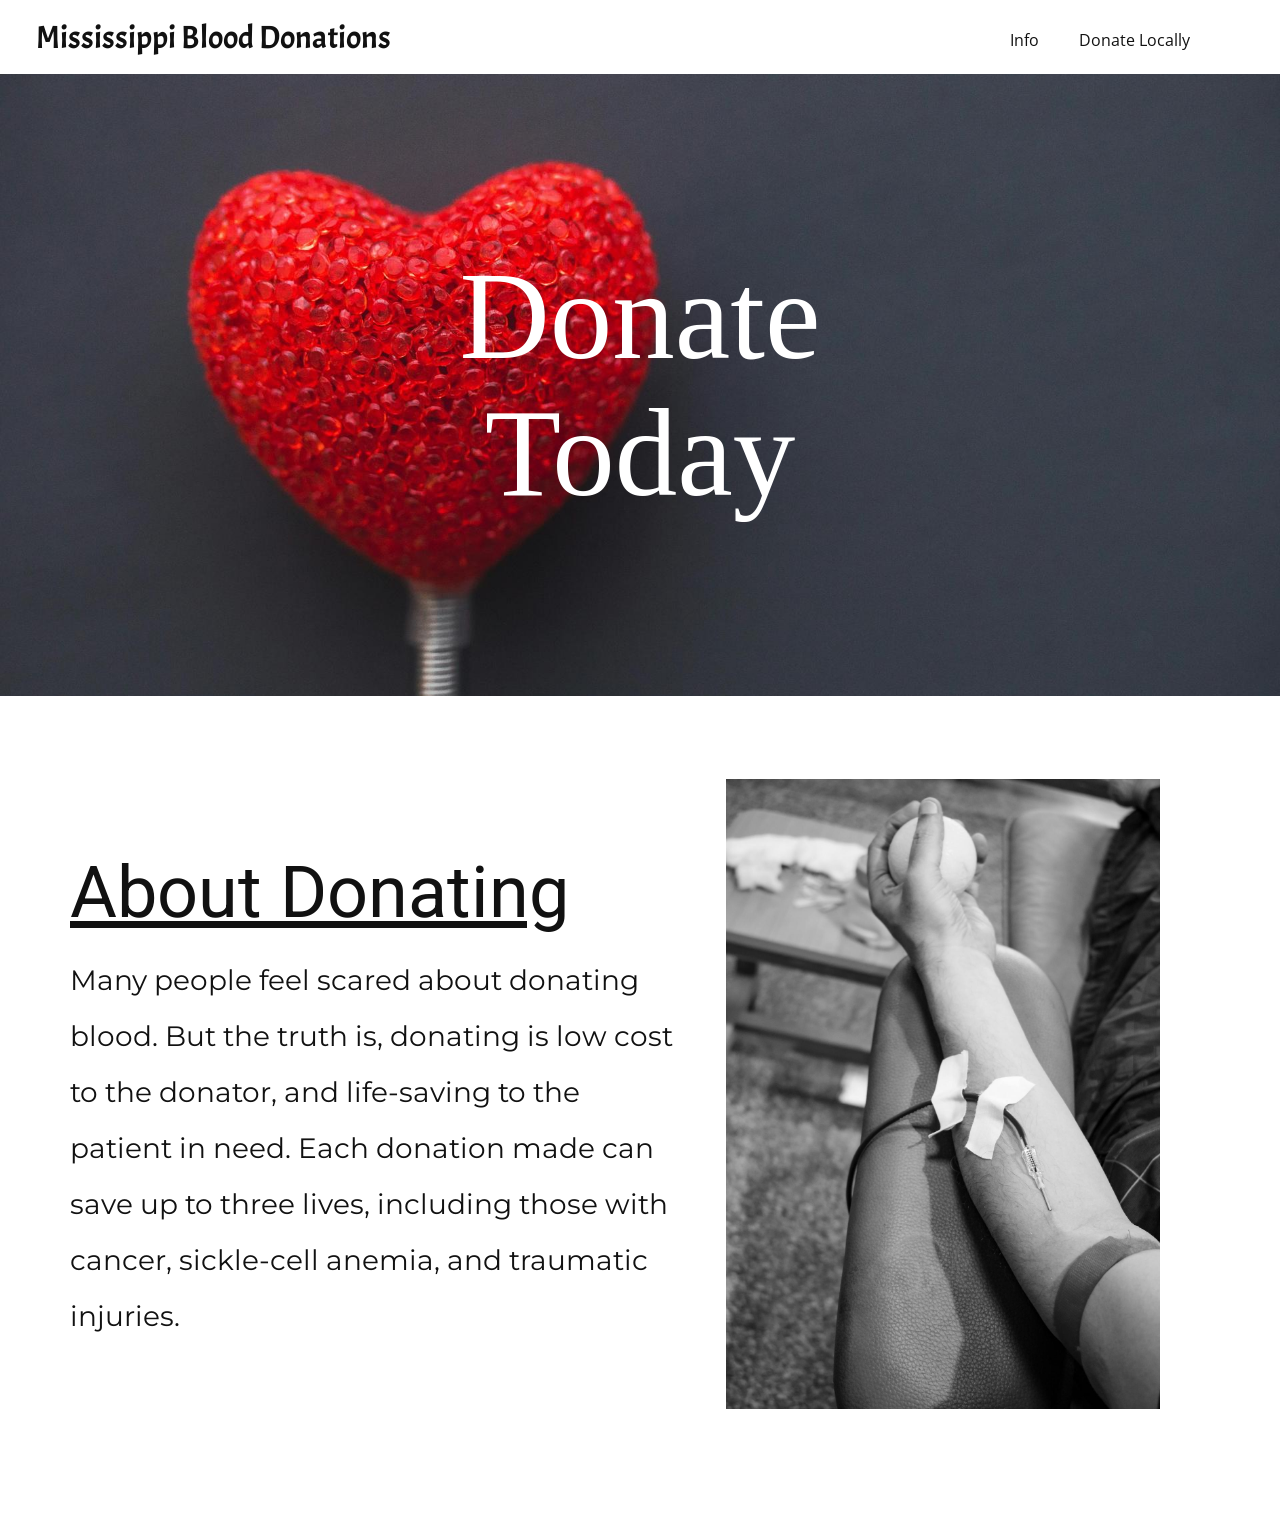
<file: index.html>
<!DOCTYPE html>
<html style="font-size: 16px;" lang="en"><head>
    <meta name="viewport" content="width=device-width, initial-scale=1.0">
    <meta charset="utf-8">
    <meta name="keywords" content="DonateToday​, About Donating​">
    <meta name="description" content="">
    <title>Home</title>
    <link rel="stylesheet" href="nicepage.css" media="screen">
<link rel="stylesheet" href="index.css" media="screen">
    <script class="u-script" type="text/javascript" src="jquery.js" defer=""></script>
    <script class="u-script" type="text/javascript" src="nicepage.js" defer=""></script>
    <meta name="generator" content="Nicepage 8.4.0, nicepage.com">
    
    
    
    
    <link id="u-page-google-font" rel="stylesheet" href="https://fonts.googleapis.com/css2?display=swap&amp;family=Roboto:ital,wght@0,100;0,200;0,300;0,400;0,500;0,600;0,700;0,800;0,900;1,100;1,200;1,300;1,400;1,500;1,600;1,700;1,800;1,900&amp;family=Open+Sans:ital,wght@0,300;0,400;0,500;0,600;0,700;0,800;1,300;1,400;1,500;1,600;1,700;1,800&amp;family=Montserrat:ital,wght@0,100;0,200;0,300;0,400;0,500;0,600;0,700;0,800;0,900;1,100;1,200;1,300;1,400;1,500;1,600;1,700;1,800;1,900&amp;family=Acme:wght@400">
    <script type="application/ld+json">{
		"@context": "http://schema.org",
		"@type": "Organization",
		"name": ""
}</script>
    <meta name="theme-color" content="#478ac9">
    <meta property="og:title" content="Home">
    <meta property="og:type" content="website">
  <meta data-intl-tel-input-cdn-path="intlTelInput/"></head>
  <body data-home-page="Home.html" data-home-page-title="Home" data-path-to-root="./" data-include-products="false" class="u-body u-clearfix u-xl-mode" data-lang="en"><header class="u-clearfix u-header u-header" id="header"><div class="u-clearfix u-sheet u-valign-middle-lg u-valign-middle-md u-valign-middle-sm u-valign-middle-xs u-sheet-1">
        <p class="u-custom-font u-text u-text-1">Mississippi Blood Donations </p>
        <nav class="u-menu u-menu-one-level u-offcanvas u-menu-1" role="navigation" aria-label="Menu navigation">
          <div class="menu-collapse" style="font-size: 1rem; letter-spacing: 0px;">
            <a class="u-button-style u-custom-left-right-menu-spacing u-custom-padding-bottom u-custom-top-bottom-menu-spacing u-hamburger-link u-nav-link u-text-active-palette-1-base u-text-hover-palette-2-base" href="#" tabindex="-1" aria-label="Open menu" aria-controls="ec0d">
              <svg class="u-svg-link" viewBox="0 0 24 24"><use xlink:href="#menu-hamburger"></use></svg>
              <svg class="u-svg-content" version="1.1" id="menu-hamburger" viewBox="0 0 16 16" x="0px" y="0px" xmlns:xlink="http://www.w3.org/1999/xlink" xmlns="http://www.w3.org/2000/svg"><g><rect y="1" width="16" height="2"></rect><rect y="7" width="16" height="2"></rect><rect y="13" width="16" height="2"></rect>
</g></svg>
            </a>
          </div>
          <div class="u-custom-menu u-nav-container">
            <ul class="u-nav u-unstyled u-nav-1" role="menubar"><li role="none" class="u-nav-item"><a role="menuitem" class="u-button-style u-nav-link u-text-active-palette-1-base u-text-hover-palette-2-base u-nav-link-2" href="About.html">Info</a>
</li><li role="none" class="u-nav-item"><a role="menuitem" class="u-button-style u-nav-link u-text-active-palette-1-base u-text-hover-palette-2-base u-nav-link-2" href="Contact.html">Donate Locally</a>
</li></ul>
          </div>
          <div class="u-custom-menu u-nav-container-collapse" id="ec0d" role="region" aria-label="Menu panel">
            <div class="u-black u-container-style u-inner-container-layout u-opacity u-opacity-95 u-sidenav">
              <div class="u-inner-container-layout u-sidenav-overflow">
                <div class="u-menu-close" tabindex="-1" aria-label="Close menu"></div>
                <ul class="u-align-center u-nav u-popupmenu-items u-unstyled u-nav-2" role="menubar"><li role="none" class="u-nav-item"><a role="menuitem" class="u-button-style u-nav-link" href="About.html">Info</a>
</li><li role="none" class="u-nav-item"><a role="menuitem" class="u-button-style u-nav-link" href="Contact.html">Donate Locally</a>
</li></ul>
              </div>
            </div>
            <div class="u-black u-menu-overlay u-opacity u-opacity-70"></div>
          </div>
        </nav>
      </div></header>
    <section class="u-clearfix u-image u-section-1" id="block-1" data-image-width="5472" data-image-height="3648">
      <div class="u-clearfix u-sheet u-valign-middle-xl u-sheet-1">
        <h1 class="u-align-center u-custom-font u-font-georgia u-text u-text-body-alt-color u-text-default u-title u-text-1">Donate<br>Today 
        </h1>
      </div>
    </section>
    <section class="u-align-left u-clearfix u-container-align-left u-section-2" id="block-2">
      <div class="u-clearfix u-sheet u-sheet-1">
        <h2 class="u-text u-text-default u-text-1">About Donating </h2>
        <p class="u-custom-font u-font-montserrat u-text u-text-2">Many people feel scared about donating blood. But the truth is, donating is low cost to the donator, and life-saving to the patient in need.​ Each donation made can save up to three lives, including those with cancer, sickle-cell anemia, and traumatic injuries.</p>
        <img class="u-image u-image-default u-image-1" src="images/blood.jpg" alt="" data-image-width="4000" data-image-height="6000">
      </div>
    
  
</body></html>
</file>
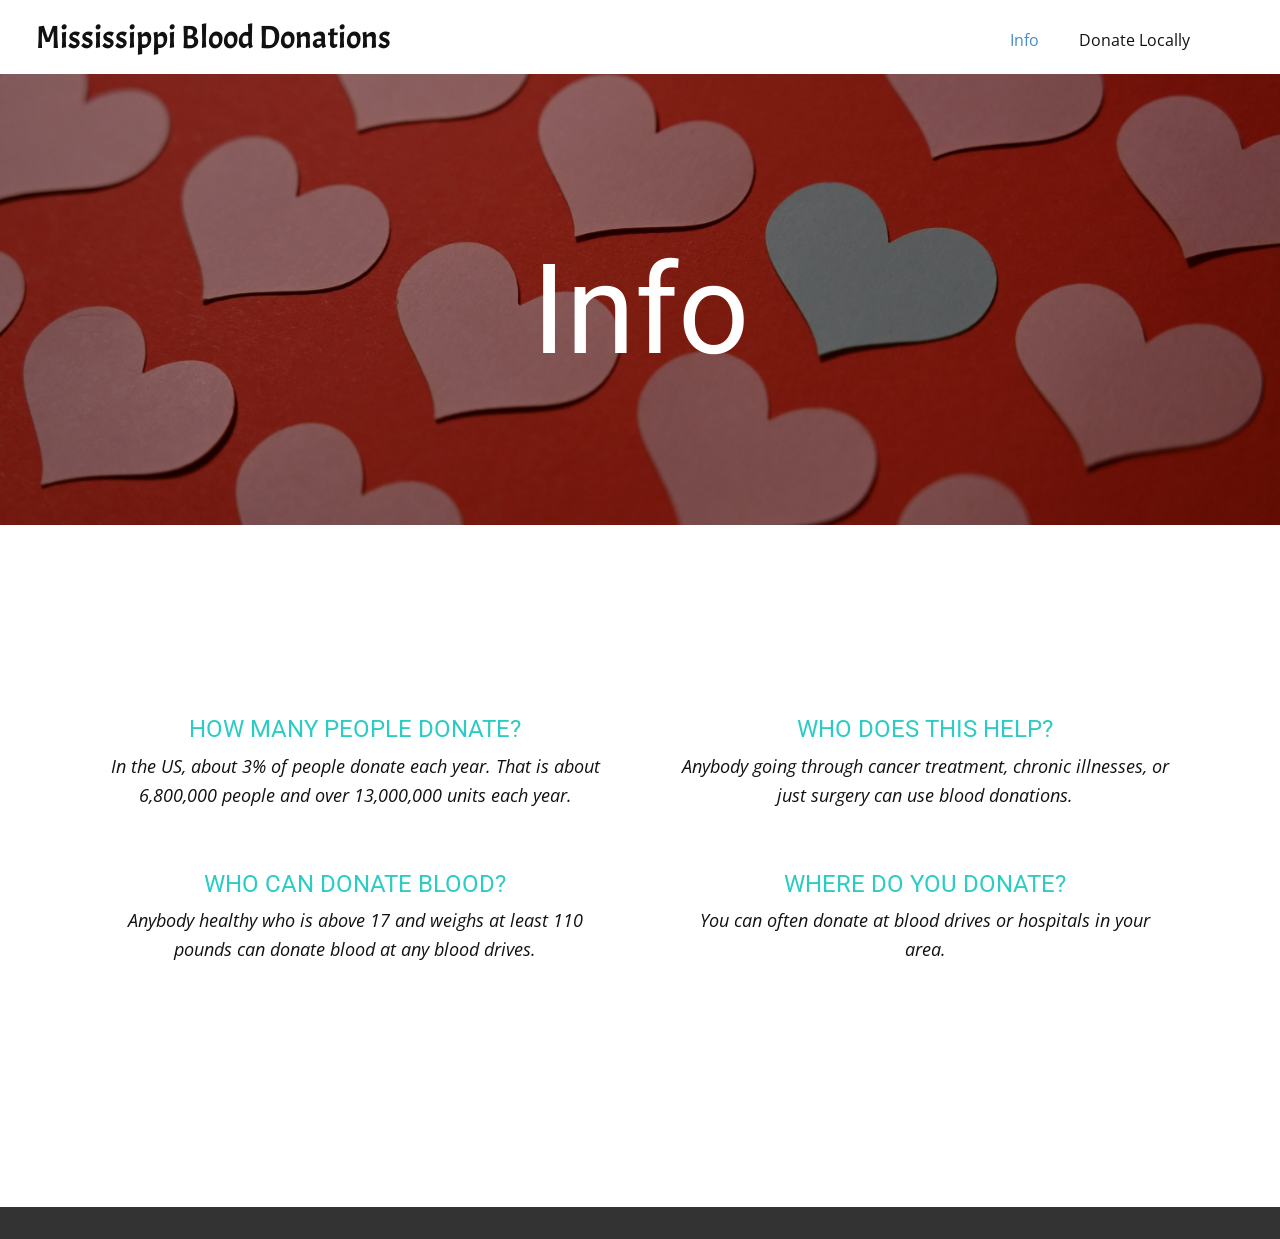
<file: About.html>
<!DOCTYPE html>
<html style="font-size: 16px;" lang="en"><head>
    <meta name="viewport" content="width=device-width, initial-scale=1.0">
    <meta charset="utf-8">
    <meta name="keywords" content="Info​">
    <meta name="description" content="">
    <title>Information</title>
    <link rel="stylesheet" href="nicepage.css" media="screen">
<link rel="stylesheet" href="About.css" media="screen">
    <script class="u-script" type="text/javascript" src="jquery.js" defer=""></script>
    <script class="u-script" type="text/javascript" src="nicepage.js" defer=""></script>
    <meta name="generator" content="Nicepage 8.4.0, nicepage.com">
    
    
    
    
    <link id="u-page-google-font" rel="stylesheet" href="https://fonts.googleapis.com/css2?display=swap&amp;family=Roboto:ital,wght@0,100;0,200;0,300;0,400;0,500;0,600;0,700;0,800;0,900;1,100;1,200;1,300;1,400;1,500;1,600;1,700;1,800;1,900&amp;family=Open+Sans:ital,wght@0,300;0,400;0,500;0,600;0,700;0,800;1,300;1,400;1,500;1,600;1,700;1,800&amp;family=Acme:wght@400">
    <script type="application/ld+json">{
		"@context": "http://schema.org",
		"@type": "Organization",
		"name": ""
}</script>
    <meta name="theme-color" content="#478ac9">
    <meta property="og:title" content="About">
    <meta property="og:type" content="website">
  <meta data-intl-tel-input-cdn-path="intlTelInput/"></head>
  <body data-path-to-root="./" data-include-products="false" class="u-body u-clearfix u-xl-mode" data-lang="en"><header class="u-clearfix u-header u-header" id="header"><div class="u-clearfix u-sheet u-valign-middle-lg u-valign-middle-md u-valign-middle-sm u-valign-middle-xs u-sheet-1">
        <p class="u-custom-font u-text u-text-1">Mississippi Blood Donations </p>
        <nav class="u-menu u-menu-one-level u-offcanvas u-menu-1" role="navigation" aria-label="Menu navigation">
          <div class="menu-collapse" style="font-size: 1rem; letter-spacing: 0px;">
            <a class="u-button-style u-custom-left-right-menu-spacing u-custom-padding-bottom u-custom-top-bottom-menu-spacing u-hamburger-link u-nav-link u-text-active-palette-1-base u-text-hover-palette-2-base" href="#" tabindex="-1" aria-label="Open menu" aria-controls="ec0d">
              <svg class="u-svg-link" viewBox="0 0 24 24"><use xlink:href="#menu-hamburger"></use></svg>
              <svg class="u-svg-content" version="1.1" id="menu-hamburger" viewBox="0 0 16 16" x="0px" y="0px" xmlns:xlink="http://www.w3.org/1999/xlink" xmlns="http://www.w3.org/2000/svg"><g><rect y="1" width="16" height="2"></rect><rect y="7" width="16" height="2"></rect><rect y="13" width="16" height="2"></rect>
</g></svg>
            </a>
          </div>
          <div class="u-custom-menu u-nav-container">
            <ul class="u-nav u-unstyled u-nav-1" role="menubar"><li role="none" class="u-nav-item"><a role="menuitem" class="u-button-style u-nav-link u-text-active-palette-1-base u-text-hover-palette-2-base u-nav-link-2" href="About.html">Info</a>
</li><li role="none" class="u-nav-item"><a role="menuitem" class="u-button-style u-nav-link u-text-active-palette-1-base u-text-hover-palette-2-base u-nav-link-2" href="Contact.html">Donate Locally</a>
</li></ul>
          </div>
          <div class="u-custom-menu u-nav-container-collapse" id="ec0d" role="region" aria-label="Menu panel">
            <div class="u-black u-container-style u-inner-container-layout u-opacity u-opacity-95 u-sidenav">
              <div class="u-inner-container-layout u-sidenav-overflow">
                <div class="u-menu-close" tabindex="-1" aria-label="Close menu"></div>
                <ul class="u-align-center u-nav u-popupmenu-items u-unstyled u-nav-2" role="menubar"><li role="none" class="u-nav-item"><a role="menuitem" class="u-button-style u-nav-link" href="About.html">Info</a>
</li><li role="none" class="u-nav-item"><a role="menuitem" class="u-button-style u-nav-link" href="Contact.html">Donate Locally</a>
</li></ul>
              </div>
            </div>
            <div class="u-black u-menu-overlay u-opacity u-opacity-70"></div>
          </div>
        </nav>
      </div></header>
    <section class="u-align-center u-clearfix u-container-align-center u-image u-shading u-section-1" id="block-3" data-image-width="3024" data-image-height="2016">
      <div class="u-clearfix u-sheet u-valign-middle-lg u-valign-middle-md u-valign-middle-sm u-valign-middle-xs u-sheet-1">
        <h1 class="u-align-center u-text u-text-default u-title u-text-1">Info </h1>
      </div>
    </section>
    <section class="u-clearfix u-container-align-center u-section-2" id="block-4">
      <div class="u-clearfix u-sheet u-valign-middle-lg u-valign-middle-md u-valign-middle-sm u-valign-middle-xs u-sheet-1">
        <div class="data-layout-selected u-clearfix u-expanded-width u-layout-wrap u-layout-wrap-1">
          <div class="u-layout">
            <div class="u-layout-row">
              <div class="u-container-align-center u-container-style u-layout-cell u-shape-rectangle u-size-30 u-layout-cell-1">
                <div class="u-container-layout u-valign-top u-container-layout-1">
                  <div class="u-expanded-width u-list u-list-1">
                    <div class="u-repeater u-repeater-1">
                      <div class="u-container-align-center u-container-style u-list-item u-repeater-item">
                        <div class="u-container-layout u-similar-container u-valign-top-lg u-valign-top-md u-valign-top-sm u-valign-top-xs u-container-layout-2">
                          <h4 class="u-align-center u-text u-text-default u-text-palette-4-base u-text-1">How many people donate? </h4>
                          <p class="u-align-center u-text u-text-default u-text-2">In the US, about 3% of people donate each year. That is about 6,800,000 people and over 13,000,000 units each year. </p>
                        </div>
                      </div>
                      <div class="u-container-align-center u-container-style u-list-item u-repeater-item">
                        <div class="u-container-layout u-similar-container u-valign-top-lg u-valign-top-md u-valign-top-sm u-valign-top-xs u-container-layout-3">
                          <h4 class="u-align-center u-text u-text-default u-text-palette-4-base u-text-3">Who can Donate blood? </h4>
                          <p class="u-align-center u-text u-text-default u-text-4">Anybody healthy who is above 17 and weighs at least 110 pounds can donate blood at any blood drives. </p>
                        </div>
                      </div>
                    </div>
                  </div>
                </div>
              </div>
              <div class="u-container-align-center u-container-style u-layout-cell u-size-30 u-layout-cell-2">
                <div class="u-container-layout u-valign-top u-container-layout-4">
                  <div class="u-expanded-width u-list u-list-2">
                    <div class="u-repeater u-repeater-2">
                      <div class="u-container-align-center u-container-style u-list-item u-repeater-item">
                        <div class="u-container-layout u-similar-container u-valign-top-lg u-valign-top-md u-valign-top-sm u-valign-top-xs u-container-layout-5">
                          <h4 class="u-align-center u-text u-text-default u-text-palette-4-base u-text-5">Who does this help? </h4>
                          <p class="u-align-center u-text u-text-default u-text-6">Anybody going through cancer treatment, chronic illnesses, or just surgery can use blood donations. </p>
                        </div>
                      </div>
                      <div class="u-container-align-center u-container-style u-list-item u-repeater-item">
                        <div class="u-container-layout u-similar-container u-valign-top-lg u-valign-top-md u-valign-top-sm u-valign-top-xs u-container-layout-6">
                          <h4 class="u-align-center u-text u-text-default u-text-palette-4-base u-text-7">Where do you donate? </h4>
                          <p class="u-align-center u-text u-text-default u-text-8">You can often donate at blood drives or hospitals in your area.</p>
                        </div>
                      </div>
                    </div>
                  </div>
                </div>
              </div>
            </div>
          </div>
        </div>
      </div>
    </section>
    
    
    
    
    <section class="u-backlink u-clearfix u-grey-80"></section>
  
</body></html>
</file>
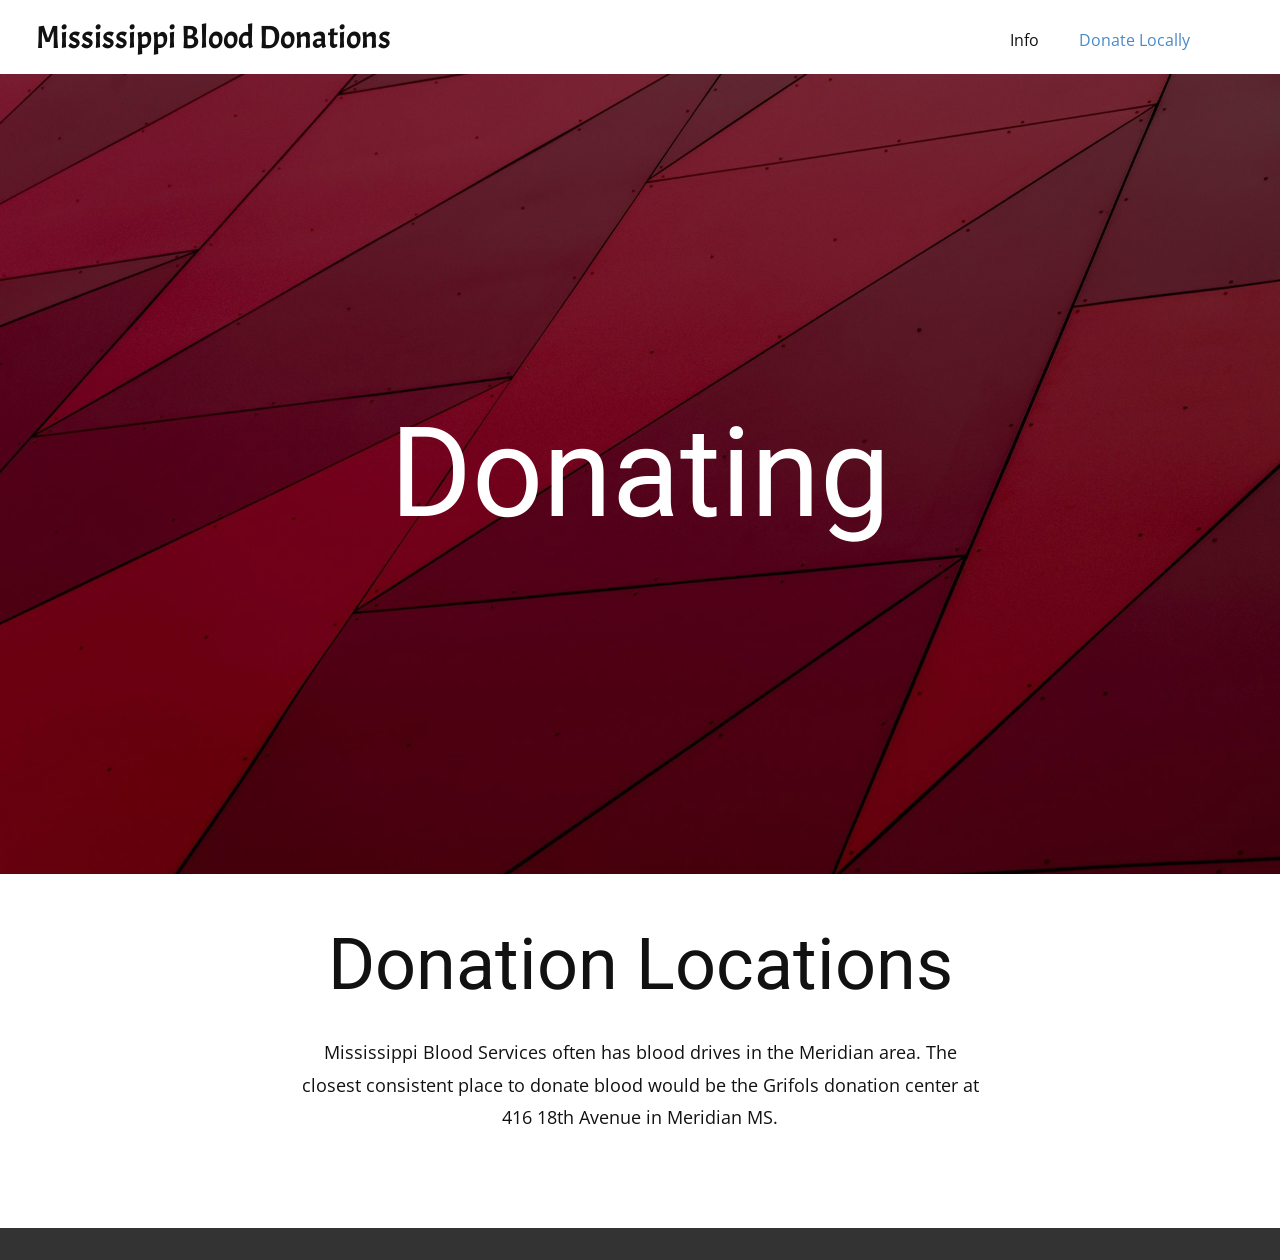
<file: Contact.html>
<!DOCTYPE html>
<html style="font-size: 16px;" lang="en"><head>
    <meta name="viewport" content="width=device-width, initial-scale=1.0">
    <meta charset="utf-8">
    <meta name="keywords" content="Donating​, Donation Locations​">
    <meta name="description" content="">
    <title>Donation</title>
    <link rel="stylesheet" href="nicepage.css" media="screen">
<link rel="stylesheet" href="Contact.css" media="screen">
    <script class="u-script" type="text/javascript" src="jquery.js" defer=""></script>
    <script class="u-script" type="text/javascript" src="nicepage.js" defer=""></script>
    <meta name="generator" content="Nicepage 8.4.0, nicepage.com">
    
    
    
    
    <link id="u-page-google-font" rel="stylesheet" href="https://fonts.googleapis.com/css2?display=swap&amp;family=Roboto:ital,wght@0,100;0,200;0,300;0,400;0,500;0,600;0,700;0,800;0,900;1,100;1,200;1,300;1,400;1,500;1,600;1,700;1,800;1,900&amp;family=Open+Sans:ital,wght@0,300;0,400;0,500;0,600;0,700;0,800;1,300;1,400;1,500;1,600;1,700;1,800&amp;family=Acme:wght@400">
    <script type="application/ld+json">{
		"@context": "http://schema.org",
		"@type": "Organization",
		"name": ""
}</script>
    <meta name="theme-color" content="#478ac9">
    <meta property="og:title" content="Contact">
    <meta property="og:type" content="website">
  <meta data-intl-tel-input-cdn-path="intlTelInput/"></head>
  <body data-path-to-root="./" data-include-products="false" class="u-body u-clearfix u-xl-mode" data-lang="en"><header class="u-clearfix u-header u-header" id="header"><div class="u-clearfix u-sheet u-valign-middle-lg u-valign-middle-md u-valign-middle-sm u-valign-middle-xs u-sheet-1">
        <p class="u-custom-font u-text u-text-1">Mississippi Blood Donations </p>
        <nav class="u-menu u-menu-one-level u-offcanvas u-menu-1" role="navigation" aria-label="Menu navigation">
          <div class="menu-collapse" style="font-size: 1rem; letter-spacing: 0px;">
            <a class="u-button-style u-custom-left-right-menu-spacing u-custom-padding-bottom u-custom-top-bottom-menu-spacing u-hamburger-link u-nav-link u-text-active-palette-1-base u-text-hover-palette-2-base" href="#" tabindex="-1" aria-label="Open menu" aria-controls="ec0d">
              <svg class="u-svg-link" viewBox="0 0 24 24"><use xlink:href="#menu-hamburger"></use></svg>
              <svg class="u-svg-content" version="1.1" id="menu-hamburger" viewBox="0 0 16 16" x="0px" y="0px" xmlns:xlink="http://www.w3.org/1999/xlink" xmlns="http://www.w3.org/2000/svg"><g><rect y="1" width="16" height="2"></rect><rect y="7" width="16" height="2"></rect><rect y="13" width="16" height="2"></rect>
</g></svg>
            </a>
          </div>
          <div class="u-custom-menu u-nav-container">
            <ul class="u-nav u-unstyled u-nav-1" role="menubar"><li role="none" class="u-nav-item"><a role="menuitem" class="u-button-style u-nav-link u-text-active-palette-1-base u-text-hover-palette-2-base u-nav-link-2" href="About.html">Info</a>
</li><li role="none" class="u-nav-item"><a role="menuitem" class="u-button-style u-nav-link u-text-active-palette-1-base u-text-hover-palette-2-base u-nav-link-2" href="Contact.html">Donate Locally</a>
</li></ul>
          </div>
          <div class="u-custom-menu u-nav-container-collapse" id="ec0d" role="region" aria-label="Menu panel">
            <div class="u-black u-container-style u-inner-container-layout u-opacity u-opacity-95 u-sidenav">
              <div class="u-inner-container-layout u-sidenav-overflow">
                <div class="u-menu-close" tabindex="-1" aria-label="Close menu"></div>
                <ul class="u-align-center u-nav u-popupmenu-items u-unstyled u-nav-2" role="menubar"><li role="none" class="u-nav-item"><a role="menuitem" class="u-button-style u-nav-link" href="About.html">Info</a>
</li><li role="none" class="u-nav-item"><a role="menuitem" class="u-button-style u-nav-link" href="Contact.html">Donate Locally</a>
</li></ul>
              </div>
            </div>
            <div class="u-black u-menu-overlay u-opacity u-opacity-70"></div>
          </div>
        </nav>
      </div></header>
    <section class="u-align-center u-clearfix u-container-align-center u-image u-shading u-section-1" id="block-3" data-image-width="4980" data-image-height="4000">
      <div class="u-clearfix u-sheet u-valign-middle u-sheet-1">
        <h1 class="u-align-center u-text u-text-default u-title u-text-1">Donating </h1>
      </div>
    </section>
    <section class="u-align-center u-clearfix u-container-align-center u-section-2" id="block-5">
      <div class="u-clearfix u-sheet u-valign-middle-lg u-valign-middle-md u-valign-middle-sm u-valign-middle-xs u-sheet-1">
        <h2 class="u-align-center u-text u-text-default u-text-1">Donation Locations </h2>
        <p class="u-align-center u-text u-text-2">Mississippi Blood Services often has blood drives in the Meridian area. The closest consistent place to donate blood would be the Grifols donation center at 416 18th Avenue in Meridian MS. </p>
      </div>
    </section>
    
    
    
    
    <section class="u-backlink u-clearfix u-grey-80"></section>
  
</body></html>
</file>
